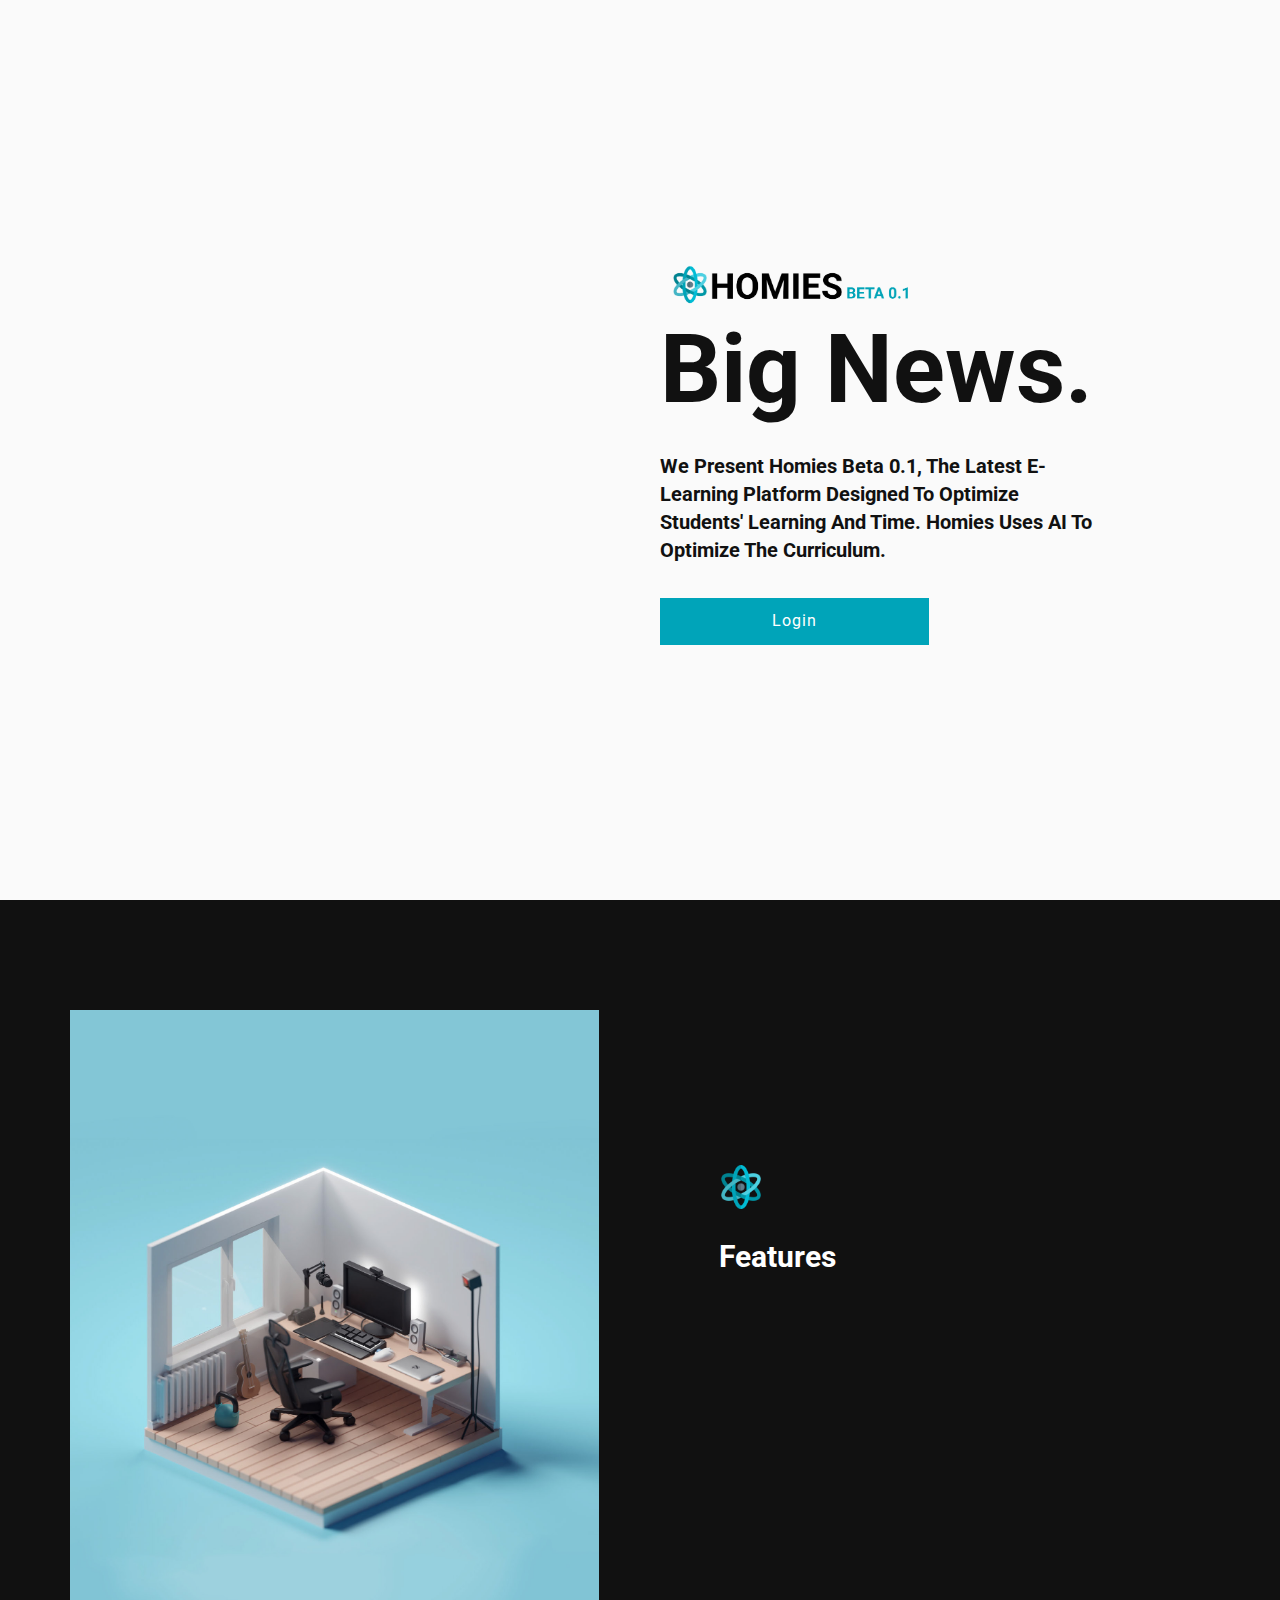
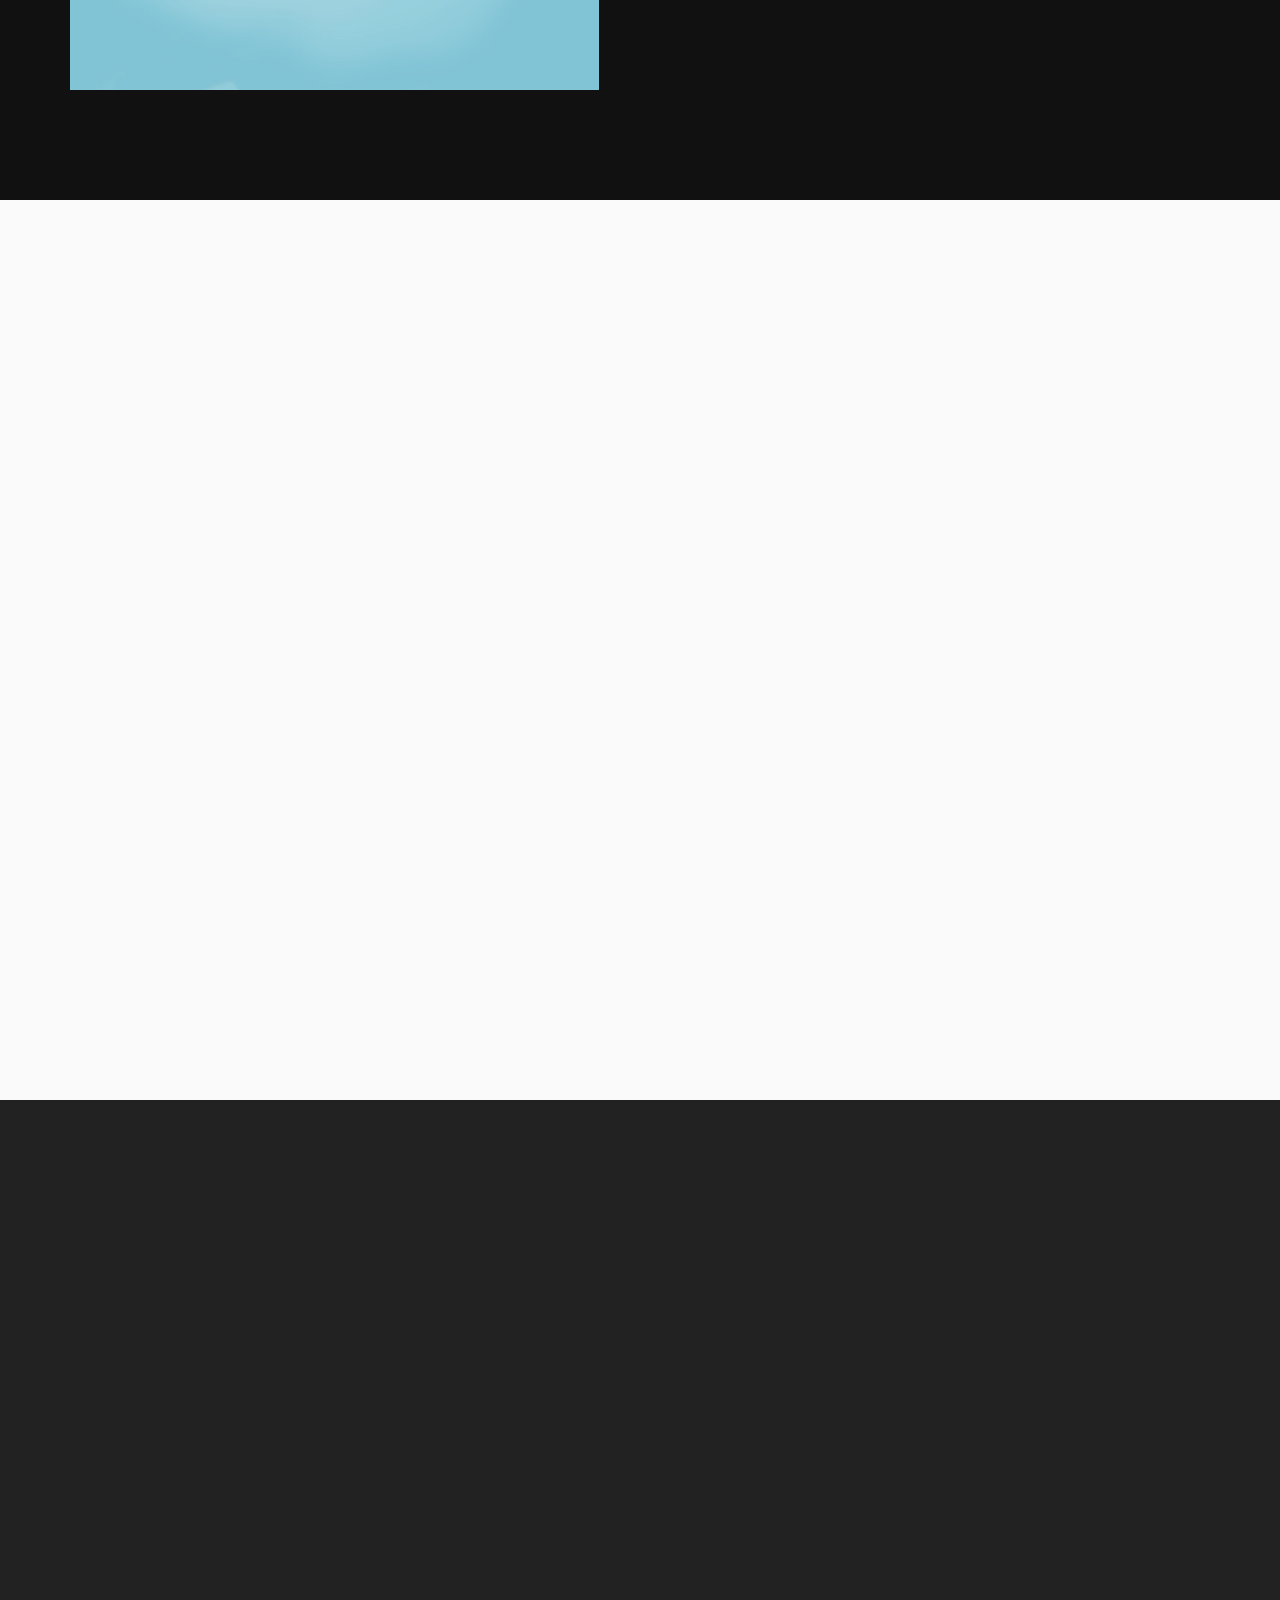
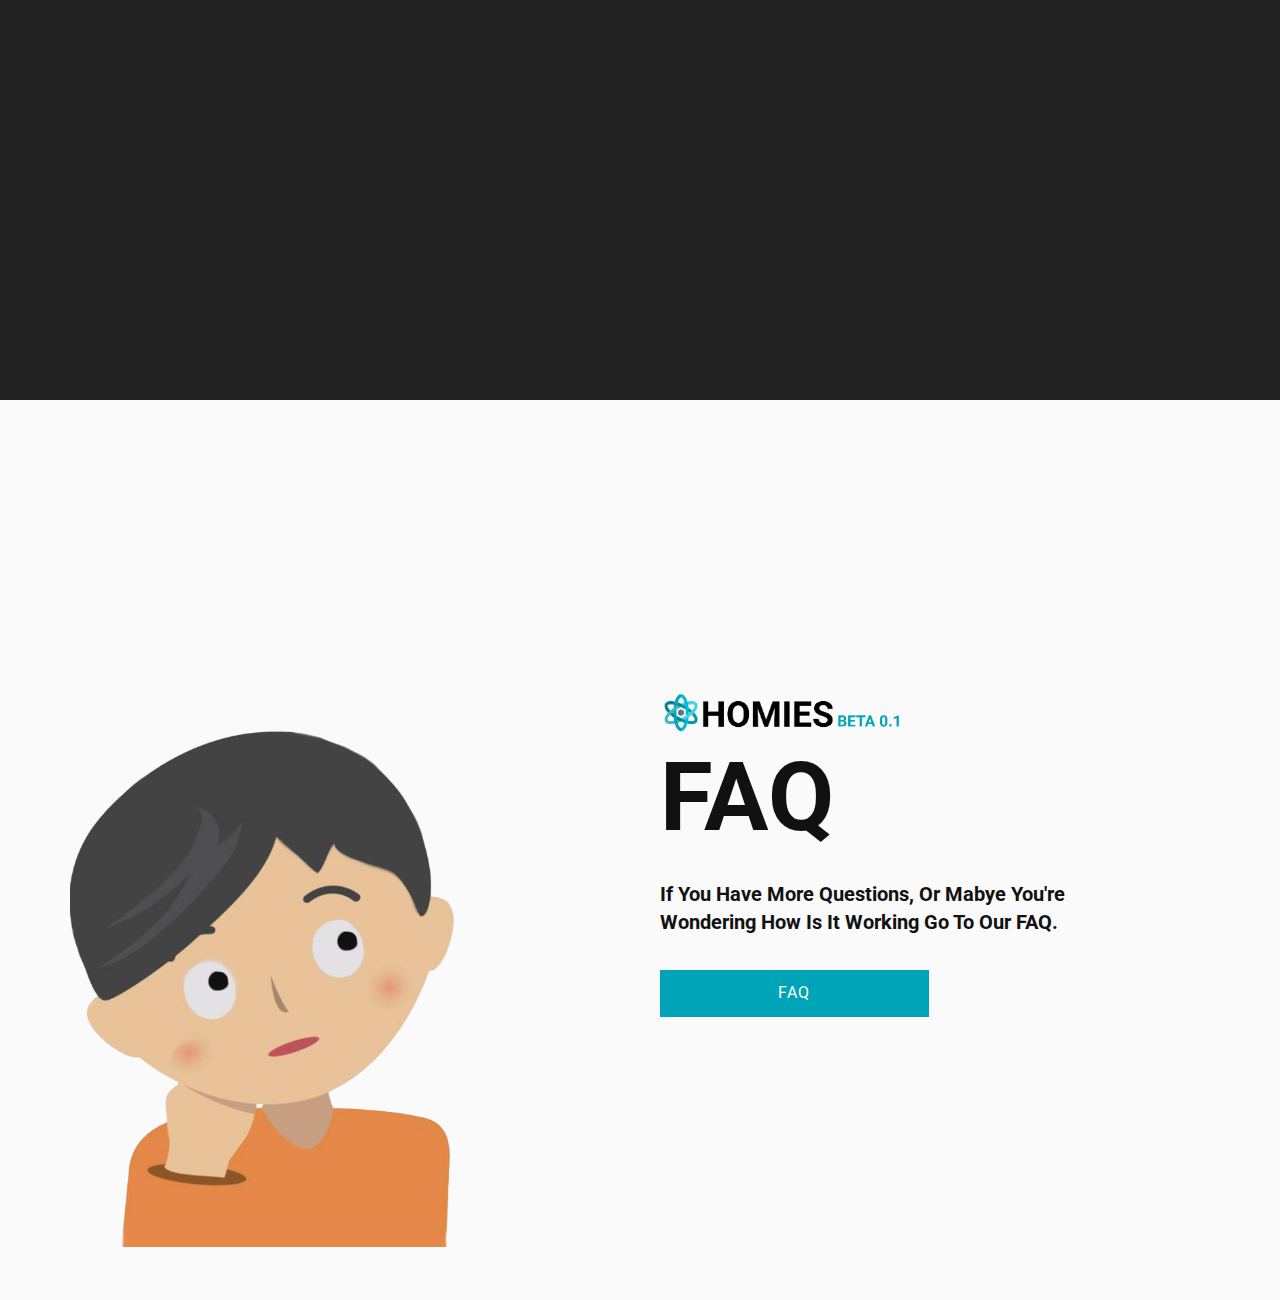
<file: templates_vs/product-page/index.html>
<!-- 
   /$$$$$$  /$$$$$$$  /$$$$$$$  /$$$$$$ /$$      
  /$$__  $$| $$__  $$| $$__  $$|_  $$_/| $$      
 | $$  \ $$| $$  \ $$| $$  \ $$  | $$  | $$      
 | $$$$$$$$| $$$$$$$/| $$$$$$$/  | $$  | $$      
 | $$__  $$| $$____/ | $$__  $$  | $$  | $$      
 | $$  | $$| $$      | $$  \ $$  | $$  | $$      
 | $$  | $$| $$      | $$  | $$ /$$$$$$| $$$$$$$$
 |__/  |__/|__/      |__/  |__/|______/|________/
-->
<!DOCTYPE html>
<html>

<head>
    <meta name="viewport" content="width=device-width, initial-scale=1.0">
    <meta charset="utf-8">
    <meta name="keywords" content="Big news., The new Apple Watch 4, Made to motivate., Made to motivate., All new. For a better you, Not just evolved, transformed., There’s an Apple Watch for everyone., Ready for whatever moves you.">
    <meta name="description" content="">
    <title>HOMIES</title>
    <link rel="icon" type="image/x-icon" href="./images/logo.png">
    <link rel="stylesheet" href="main.css" media="screen">
    <script class="u-script" type="text/javascript" src="jquery.js" defer=""></script>
    <script class="u-script" type="text/javascript" src="nicepage.js" defer=""></script>
    <meta name="generator" content="Nicepage 4.20.1, nicepage.com">
    <link id="u-theme-google-font" rel="stylesheet" href="https://fonts.googleapis.com/css?family=Roboto:100,100i,300,300i,400,400i,500,500i,700,700i,900,900i">
    <script src="eye.js"></script>
    <script src="app.js"></script>

</head>

<body class="u-body u-xl-mode" data-lang="pl">

    <section class="u-clearfix u-section-1" id="sec-3bb2">
        <div class="u-clearfix u-sheet u-sheet-1">
            <div class="u-clearfix u-expanded-width u-layout-wrap u-layout-wrap-1">
                <div class="u-layout">
                    <div class="u-layout-row">
                        <div class="u-container-style u-layout-cell u-left-cell u-size-30 u-layout-cell-1  hidden">
                            <div class="u-container-layout u-valign-middle">
                                <img class="u-expanded-width-lg u-expanded-width-xs u-image u-image-contain u-image-2" src="./images/IMG_3820.jpeg">
                            </div>
                        </div>
                        <div class="u-container-style u-layout-cell u-right-cell u-size-30 u-layout-cell-2">
                            <div class="u-container-layout u-valign-middle-md u-valign-middle-xl u-valign-middle-xs u-container-layout-1">
                                <img src="./images/hero-homies-logo.jpg" alt="" style="margin-left: -4px;" class="u-image u-image-contain u-image-default u-image-1">
                                <h1 class="u-text u-title u-text-1">Big news.</h1>
                                <h3 class="u-text u-text-2">We present Homies Beta 0.1, the latest e-learning platform designed to optimize students' learning and time. Homies Uses AI to optimize the curriculum.<br>
                                </h3>
                                <a href="https://homies-3015e.web.app/" class="u-btn u-button-style u-palette-1-base u-btn-1" target="_blank">Login</a>
                            </div>
                        </div>
                    </div>
                </div>
            </div>
        </div>
    </section>


    <section class="u-clearfix u-image u-section-2" id="carousel_e80e">
        <div class="u-clearfix u-image u-sheet u-image-1" id="jaysdtxbq">
            <img class="u-expanded-height-lg u-expanded-height-xl u-image u-image-2" src="./images/IMG_3827.jpeg">
            <div class="u-align-left u-black u-container-style u-group u-opacity u-opacity-0 u-group-1">
                <div class="u-container-layout u-valign-middle-lg u-valign-middle-md u-valign-middle-xl u-valign-middle-xs u-container-layout-1">
                    <span class="u-icon u-icon-circle u-text-body-alt-color u-icon-1">
                      <img src="./images/logo.png" alt="" id="homies-features-logo">
                  </span>
                    <h3 class="u-text u-text-body-alt-color u-text-1">Features</h3>
                    <ul class="u-text u-text-body-alt-color u-text-2">
                        <li class="ftr-txt hidden">Adapted Curriculum</li>
                        <li class="ftr-txt hidden">AI support</li>
                        <li class="ftr-txt hidden">school subjects courses</li>
                        <li class="ftr-txt hidden">task explanations</li>
                        <li class="ftr-txt hidden">autosave of tasks</li>
                        <li class="ftr-txt hidden">adapted to schools</li>
                        <li class="ftr-txt hidden">perfect for homeschooling</li>
                        <li class="ftr-txt hidden">science analysis</li>
                    </ul>
                </div>
            </div>
        </div>
    </section>

    <section class="u-clearfix u-image u-section-10 hidden" id="carousel_c368">
        <div class="u-clearfix u-sheet u-sheet-1">
            <div class="u-align-left u-black u-container-style u-group u-opacity u-opacity-20 u-group-1" id="jyzsgcfbiouyawe">
                <div class="u-container-layout u-valign-middle-md u-valign-middle-sm u-valign-middle-xl u-valign-middle-xs u-container-layout-1" id="delete-transparency">
                    <img src="./images/logo.png" style="width: 40px;" alt="" class="u-image u-image-contain u-image-default u-image-1" data-image-width="300" data-image-height="45">
                    <h2 class="u-text u-text-1">Materials based on the core curriculum</h2>
                    <p class="u-text u-text-2">The courses in HOMIES are designed around the core curriculum, so if you are in home teaching or just want to learn, you can be sure that the material you learn is the right one.</p>
                    <a href="https://podstawaprogramowa.pl/" class="u-border-2 u-border-white u-btn u-button-style u-btn-1" target="_blank">Polska podstawa programowa</a>
                </div>
            </div>
        </div>
    </section>

    <section class="u-clearfix u-image u-section-10" id="section-42">
        <div id="clock-block">
            <section class="clock-section hidden">
                <div class="clock">
                    <div class="hour">
                        <div class="hr" id="hr"></div>
                    </div>

                    <div class="min">
                        <div class="mn" id="mn"></div>
                    </div>

                    <div class="sec">
                        <div class="sc" id="sc"></div>
                    </div>
                </div>
            </section>

            <section class="clock-section">
                <div id="clock-text-div">
                    <h1 class='clc-txt hidden' id="clock-text">LEARN</h1>
                    <h1 class='clc-txt hidden' id="clock-text">WHEN</h1>
                    <h1 class='clc-txt hidden' id="clock-text">EVER</h1>
                    <h1 class='clc-txt hidden' id="clock-text">YOU</h1>
                    <h1 class='clc-txt hidden' id="clock-text">WANT</h1>
                </div>
            </section>
        </div>


        <script type="text/javascript">
            const degl = 6;
            const hr = document.querySelector('#hr');
            const mn = document.querySelector('#mn');
            const sc = document.querySelector('#sc');

            setInterval(() => {
                let day = new Date();
                console.log(day)
                let hh = day.getHours() * 30;
                let mm = day.getMinutes() * degl;
                let ss = day.getSeconds() * degl;

                hr.style.transform = `rotateZ(${(hh)+(mm/12)}deg)`;
                mn.style.transform = `rotateZ(${(mm)}deg)`;
                sc.style.transform = `rotateZ(${(ss)}deg)`;
            });
        </script>
    </section>

    <section class="u-clearfix u-section-1" id="eyeballjksjsausg">
        <div class="u-clearfix u-sheet u-sheet-1">
            <div class="u-clearfix u-expanded-width u-layout-wrap u-layout-wrap-1">
                <div class="u-layout">
                    <div class="u-layout-row">
                        <div class="u-container-style u-layout-cell u-left-cell u-size-30 u-layout-cell-1">
                            <main>
                                <img src="./images/Boyz.png" id="anchor">
                                <div id="eyes">
                                    <img src="./images/IMG_3835.png" class="eye" id='eye1' style="top: 393px; left: 248px;">
                                    <img src="./images/IMG_3835.png" class="eye" id='eye2' style="top: 433px; left: 119px;">
                                </div>
                            </main>
                        </div>
                        <div class="u-container-style u-layout-cell u-right-cell u-size-30 u-layout-cell-2">
                            <div class="u-container-layout u-valign-middle-md u-valign-middle-xl u-valign-middle-xs u-container-layout-1">
                                <img src="./images/hero-homies-logo.jpg" alt="" class="u-image u-image-contain u-image-default u-image-1" id="logo-faq">
                                <h1 class="u-text u-title u-text-1">FAQ</h1>
                                <h3 class="u-text u-text-2">If you have more questions, or mabye you're wondering how is it working go to our FAQ.<br>
                                </h3>
                                <a href="/faq.html" class="u-btn u-button-style u-palette-1-base u-btn-1" target="_blank">FAQ</a>
                            </div>
                        </div>
                    </div>
                </div>
            </div>
        </div>
    </section>
</body>

</html>

</html>
</file>
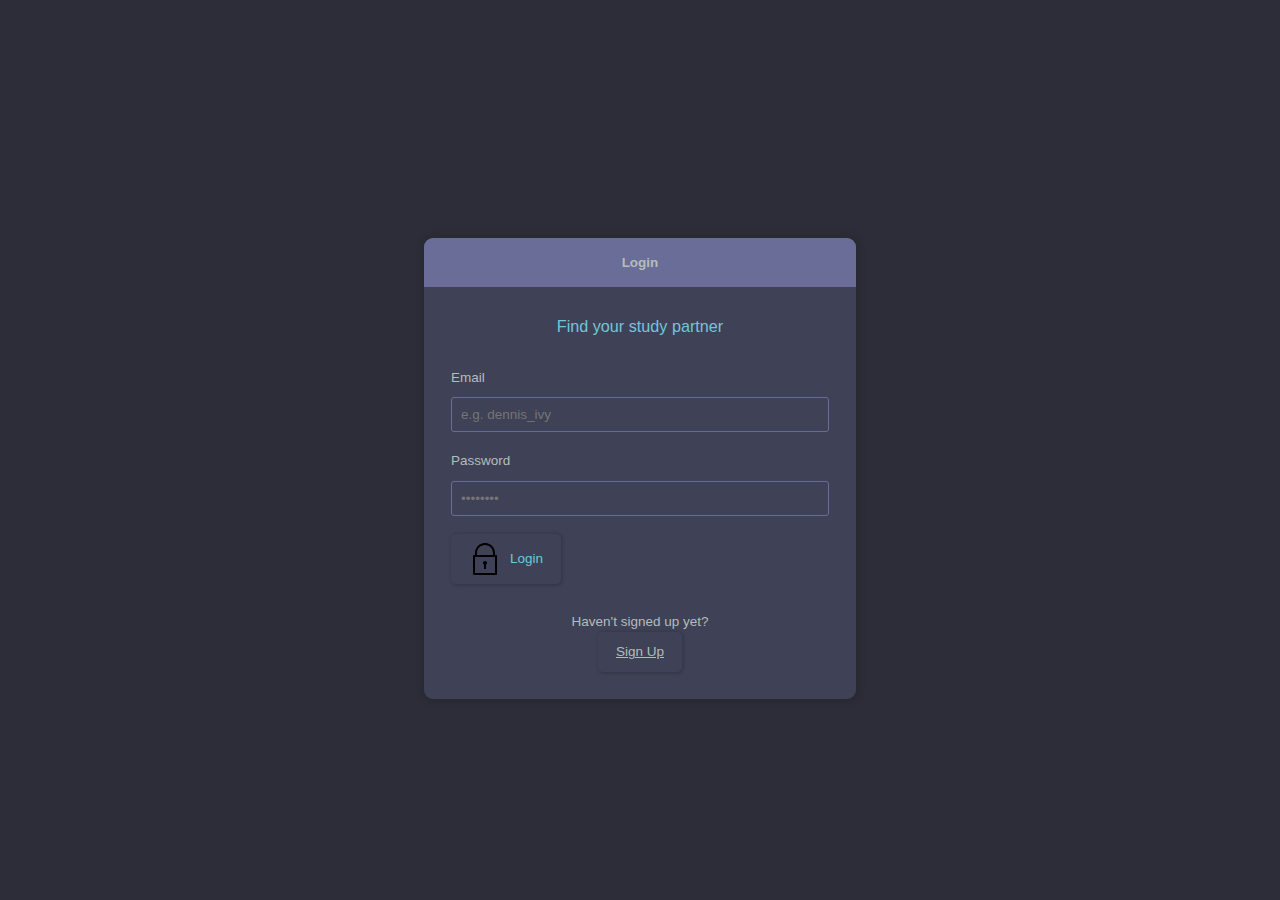
<file: templates_vs/sign_in.html>
<!DOCTYPE html>
<html lang="en">
<head>
    <meta charset="UTF-8">
    <meta http-equiv="X-UA-Compatible" content="IE=edge">
    <meta name="viewport" content="width=device-width, initial-scale=1.0">
    <title>Sign In</title>
    <link rel="stylesheet" href="style.css">
</head>
<body>
    <main class="auth layout">
        <div class="container">
            <div class="layout__box">
              <div class="layout__boxHeader">
                <div class="layout__boxTitle">
                  <h3>Login</h3>
                </div>
              </div>
              <div class="layout__body">
                <h2 class="auth__tagline">Find your study partner</h2>
    
                <form class="form" action="" method="POST">
                  <div class="form__group form__group">
                    <label for="email">Email</label>
                    <input id="email" name="email" type="email" placeholder="e.g. dennis_ivy" />
                  </div>
                  <div class="form__group">
                    <label for="password">Password</label>
                    <input
                      id="password"
                      name="password"
                      type="password"
                      placeholder="&bull;&bull;&bull;&bull;&bull;&bull;&bull;&bull;"
                    />
                  </div>
    
                  <button class="btn btn--main" type="submit">
                    <svg
                      version="1.1"
                      xmlns="http://www.w3.org/2000/svg"
                      width="32"
                      height="32"
                      viewBox="0 0 32 32"
                    >
                      <title>lock</title>
                      <path
                        d="M27 12h-1v-2c0-5.514-4.486-10-10-10s-10 4.486-10 10v2h-1c-0.553 0-1 0.447-1 1v18c0 0.553 0.447 1 1 1h22c0.553 0 1-0.447 1-1v-18c0-0.553-0.447-1-1-1zM8 10c0-4.411 3.589-8 8-8s8 3.589 8 8v2h-16v-2zM26 30h-20v-16h20v16z"
                      ></path>
                      <path
                        d="M15 21.694v4.306h2v-4.306c0.587-0.348 1-0.961 1-1.694 0-1.105-0.895-2-2-2s-2 0.895-2 2c0 0.732 0.413 1.345 1 1.694z"
                      ></path>
                    </svg>
    
                    Login
                  </button>
                </form>
    
                <div class="auth__action">
                  <p>Haven't signed up yet?</p>
                  <a href="/sign_up.html" class="btn btn--link">Sign Up</a>
                </div>
              </div>
            </div>
        </div>
    </main>
</body>
</html>
</file>
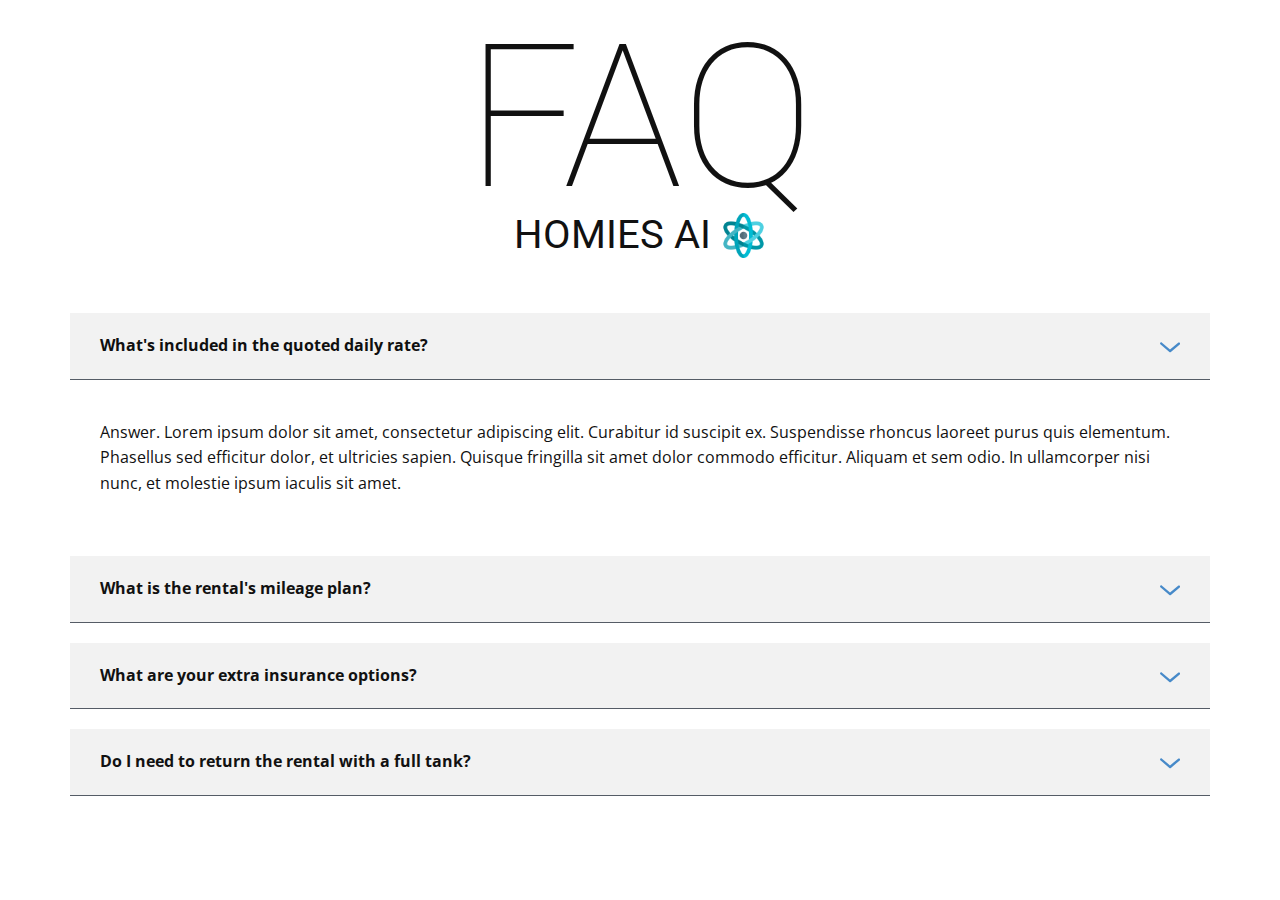
<file: templates_vs/product-page/faq.html>
<!-- 
  /$$$$$$  /$$$$$$$  /$$$$$$$  /$$$$$$ /$$      
  /$$__  $$| $$__  $$| $$__  $$|_  $$_/| $$      
 | $$  \ $$| $$  \ $$| $$  \ $$  | $$  | $$      
 | $$$$$$$$| $$$$$$$/| $$$$$$$/  | $$  | $$      
 | $$__  $$| $$____/ | $$__  $$  | $$  | $$      
 | $$  | $$| $$      | $$  \ $$  | $$  | $$      
 | $$  | $$| $$      | $$  | $$ /$$$$$$| $$$$$$$$
 |__/  |__/|__/      |__/  |__/|______/|________/
                                                 
-->

<!DOCTYPE html>
<html>

<head>
    <meta name="viewport" content="width=device-width, initial-scale=1.0">
    <meta charset="utf-8">
    <meta name="keywords" content="faq">
    <meta name="description" content="">
    <title>FAQ HOMIES</title>
    <link rel="stylesheet" href="nicepage.css" media="screen">
    <link rel="stylesheet" href="Strona-Główna.css" media="screen">
    <script class="u-script" type="text/javascript" src="jquery.js" defer=""></script>
    <script class="u-script" type="text/javascript" src="nicepage.js" defer=""></script>
    <meta name="generator" content="Nicepage 4.20.1, nicepage.com">
    <link id="u-theme-google-font" rel="stylesheet" href="https://fonts.googleapis.com/css?family=Roboto:100,100i,300,300i,400,400i,500,500i,700,700i,900,900i|Open+Sans:300,300i,400,400i,500,500i,600,600i,700,700i,800,800i">


    <script type="application/ld+json">
        {
            "@context": "http://schema.org",
            "@type": "Organization",
            "name": "",
            "logo": "images/default-logo.png"
        }
    </script>
    <meta name="theme-color" content="#478ac9">
    <meta property="og:title" content="Strona Główna">
    <meta property="og:type" content="website">

</head>

<body class="u-body u-xl-mode" data-lang="pl">

    <section class="u-align-center u-clearfix u-section-1" id="carousel_d045">
        <div class="u-clearfix u-sheet u-valign-middle u-sheet-1">
            <h2 class="u-text u-text-1">faq</h2>

            <div class="logo-item" href="">
                <h1 id="homies-logo-text">HOMIES AI</h1>
                <img id="homies-logo-img" src="./images/logo.png" alt="">
            </div>

            <div class="u-accordion u-expanded-width u-faq u-spacing-20 u-accordion-1">


                <div class="u-accordion-item">
                    <a class="active u-accordion-link u-active-grey-5 u-border-1 u-border-active-palette-5-dark-2 u-border-hover-palette-5-dark-2 u-border-no-left u-border-no-right u-border-no-top u-border-palette-5-dark-2 u-button-style u-grey-5 u-text-body-color u-accordion-link-1"
                        id="link-accordion-6327" aria-controls="accordion-6327" aria-selected="true">
                        <span class="u-accordion-link-text">What's included in the quoted daily rate?</span><span class="u-accordion-link-icon u-icon u-icon-circle u-text-palette-1-base u-icon-1"><svg class="u-svg-link" preserveAspectRatio="xMidYMin slice" viewBox="0 0 16 16" style=""><use xmlns:xlink="http://www.w3.org/1999/xlink" xlink:href="#svg-2c6d"></use></svg><svg class="u-svg-content" viewBox="0 0 16 16" x="0px" y="0px" id="svg-2c6d" style=""><path d="M8,10.7L1.6,5.3c-0.4-0.4-1-0.4-1.3,0c-0.4,0.4-0.4,0.9,0,1.3l7.2,6.1c0.1,0.1,0.4,0.2,0.6,0.2s0.4-0.1,0.6-0.2l7.1-6
c0.4-0.4,0.4-0.9,0-1.3c-0.4-0.4-1-0.4-1.3,0L8,10.7z"></path></svg></span>
                    </a>
                    <div class="u-accordion-active u-accordion-pane u-container-style u-accordion-pane-1" id="accordion-6327" aria-labelledby="link-accordion-6327">
                        <div class="u-container-layout u-container-layout-1">
                            <div class="fr-view u-clearfix u-rich-text u-text">
                                <p>Answer. Lorem ipsum dolor sit amet, consectetur adipiscing elit. Curabitur id suscipit ex. Suspendisse rhoncus laoreet purus quis elementum. Phasellus sed efficitur dolor, et ultricies sapien. Quisque fringilla sit amet
                                    dolor commodo efficitur. Aliquam et sem odio. In ullamcorper nisi nunc, et molestie ipsum iaculis sit amet.</p>
                            </div>
                        </div>
                    </div>
                </div>


                <div class="u-accordion-item">
                    <a class="u-accordion-link u-active-grey-5 u-border-1 u-border-active-palette-5-dark-2 u-border-hover-palette-5-dark-2 u-border-no-left u-border-no-right u-border-no-top u-border-palette-5-dark-2 u-button-style u-grey-5 u-text-body-color u-accordion-link-2"
                        id="link-accordion-4aab" aria-controls="accordion-4aab" aria-selected="false">
                        <span class="u-accordion-link-text">What is the rental's mileage plan?</span><span class="u-accordion-link-icon u-icon u-icon-circle u-text-palette-1-base u-icon-2"><svg class="u-svg-link" preserveAspectRatio="xMidYMin slice" viewBox="0 0 16 16" style=""><use xmlns:xlink="http://www.w3.org/1999/xlink" xlink:href="#svg-937a"></use></svg><svg class="u-svg-content" viewBox="0 0 16 16" x="0px" y="0px" id="svg-937a" style=""><path d="M8,10.7L1.6,5.3c-0.4-0.4-1-0.4-1.3,0c-0.4,0.4-0.4,0.9,0,1.3l7.2,6.1c0.1,0.1,0.4,0.2,0.6,0.2s0.4-0.1,0.6-0.2l7.1-6
c0.4-0.4,0.4-0.9,0-1.3c-0.4-0.4-1-0.4-1.3,0L8,10.7z"></path></svg></span>
                    </a>
                    <div class="u-accordion-pane u-container-style u-accordion-pane-2" id="accordion-4aab" aria-labelledby="link-accordion-4aab">
                        <div class="u-container-layout u-container-layout-2">
                            <div class="u-clearfix u-rich-text u-text">
                                <p>Answer. Lorem ipsum dolor sit amet, consectetur adipiscing elit. Curabitur id suscipit ex. Suspendisse rhoncus laoreet purus quis elementum. Phasellus sed efficitur dolor, et ultricies sapien. Quisque fringilla sit amet
                                    dolor commodo efficitur. Aliquam et sem odio. In ullamcorper nisi nunc, et molestie ipsum iaculis sit amet.</p>
                            </div>
                        </div>
                    </div>
                </div>


                <div class="u-accordion-item">
                    <a class="u-accordion-link u-active-grey-5 u-border-1 u-border-active-palette-5-dark-2 u-border-hover-palette-5-dark-2 u-border-no-left u-border-no-right u-border-no-top u-border-palette-5-dark-2 u-button-style u-grey-5 u-text-body-color u-accordion-link-3"
                        id="link-accordion-eb1f" aria-controls="accordion-eb1f" aria-selected="false">
                        <span class="u-accordion-link-text">What are your extra insurance options?</span><span class="u-accordion-link-icon u-icon u-icon-circle u-text-palette-1-base u-icon-3"><svg class="u-svg-link" preserveAspectRatio="xMidYMin slice" viewBox="0 0 16 16" style=""><use xmlns:xlink="http://www.w3.org/1999/xlink" xlink:href="#svg-4086"></use></svg><svg class="u-svg-content" viewBox="0 0 16 16" x="0px" y="0px" id="svg-4086" style=""><path d="M8,10.7L1.6,5.3c-0.4-0.4-1-0.4-1.3,0c-0.4,0.4-0.4,0.9,0,1.3l7.2,6.1c0.1,0.1,0.4,0.2,0.6,0.2s0.4-0.1,0.6-0.2l7.1-6
c0.4-0.4,0.4-0.9,0-1.3c-0.4-0.4-1-0.4-1.3,0L8,10.7z"></path></svg></span>
                    </a>
                    <div class="u-accordion-pane u-container-style u-accordion-pane-3" id="accordion-eb1f" aria-labelledby="link-accordion-eb1f">
                        <div class="u-container-layout u-container-layout-3">
                            <div class="fr-view u-clearfix u-rich-text u-text">
                                <p>Answer. Lorem ipsum dolor sit amet, consectetur adipiscing elit. Curabitur id suscipit ex. Suspendisse rhoncus laoreet purus quis elementum. Phasellus sed efficitur dolor, et ultricies sapien. Quisque fringilla sit amet
                                    dolor commodo efficitur. Aliquam et sem odio. In ullamcorper nisi nunc, et molestie ipsum iaculis sit amet.</p>
                            </div>
                        </div>
                    </div>
                </div>


                <div class="u-accordion-item u-expanded-width">
                    <a class="u-accordion-link u-active-grey-5 u-border-1 u-border-active-palette-5-dark-2 u-border-hover-palette-5-dark-2 u-border-no-left u-border-no-right u-border-no-top u-border-palette-5-dark-2 u-button-style u-grey-5 u-text-body-color u-accordion-link-4"
                        id="link-accordion-eb1f" aria-controls="accordion-eb1f" aria-selected="false">
                        <span class="u-accordion-link-text">Do I need to return the rental with a full tank?</span><span class="u-accordion-link-icon u-icon u-icon-circle u-text-palette-1-base u-icon-4"><svg class="u-svg-link" preserveAspectRatio="xMidYMin slice" viewBox="0 0 16 16" style=""><use xmlns:xlink="http://www.w3.org/1999/xlink" xlink:href="#svg-df61"></use></svg><svg class="u-svg-content" viewBox="0 0 16 16" x="0px" y="0px" id="svg-df61" style=""><path d="M8,10.7L1.6,5.3c-0.4-0.4-1-0.4-1.3,0c-0.4,0.4-0.4,0.9,0,1.3l7.2,6.1c0.1,0.1,0.4,0.2,0.6,0.2s0.4-0.1,0.6-0.2l7.1-6
c0.4-0.4,0.4-0.9,0-1.3c-0.4-0.4-1-0.4-1.3,0L8,10.7z"></path></svg></span>
                    </a>
                    <div class="u-accordion-pane u-container-style u-accordion-pane-4" id="accordion-eb1f" aria-labelledby="link-accordion-eb1f">
                        <div class="u-container-layout u-container-layout-4">
                            <div class="fr-view u-clearfix u-rich-text u-text">
                                <p>Answer. Lorem ipsum dolor sit amet, consectetur adipiscing elit. Curabitur id suscipit ex. Suspendisse rhoncus laoreet purus quis elementum. Phasellus sed efficitur dolor, et ultricies sapien. Quisque fringilla sit amet
                                    dolor commodo efficitur. Aliquam et sem odio. In ullamcorper nisi nunc, et molestie ipsum iaculis sit amet.</p>
                            </div>
                        </div>
                    </div>
                </div>
            </div>
        </div>
    </section>

</body>

</html>
</file>
